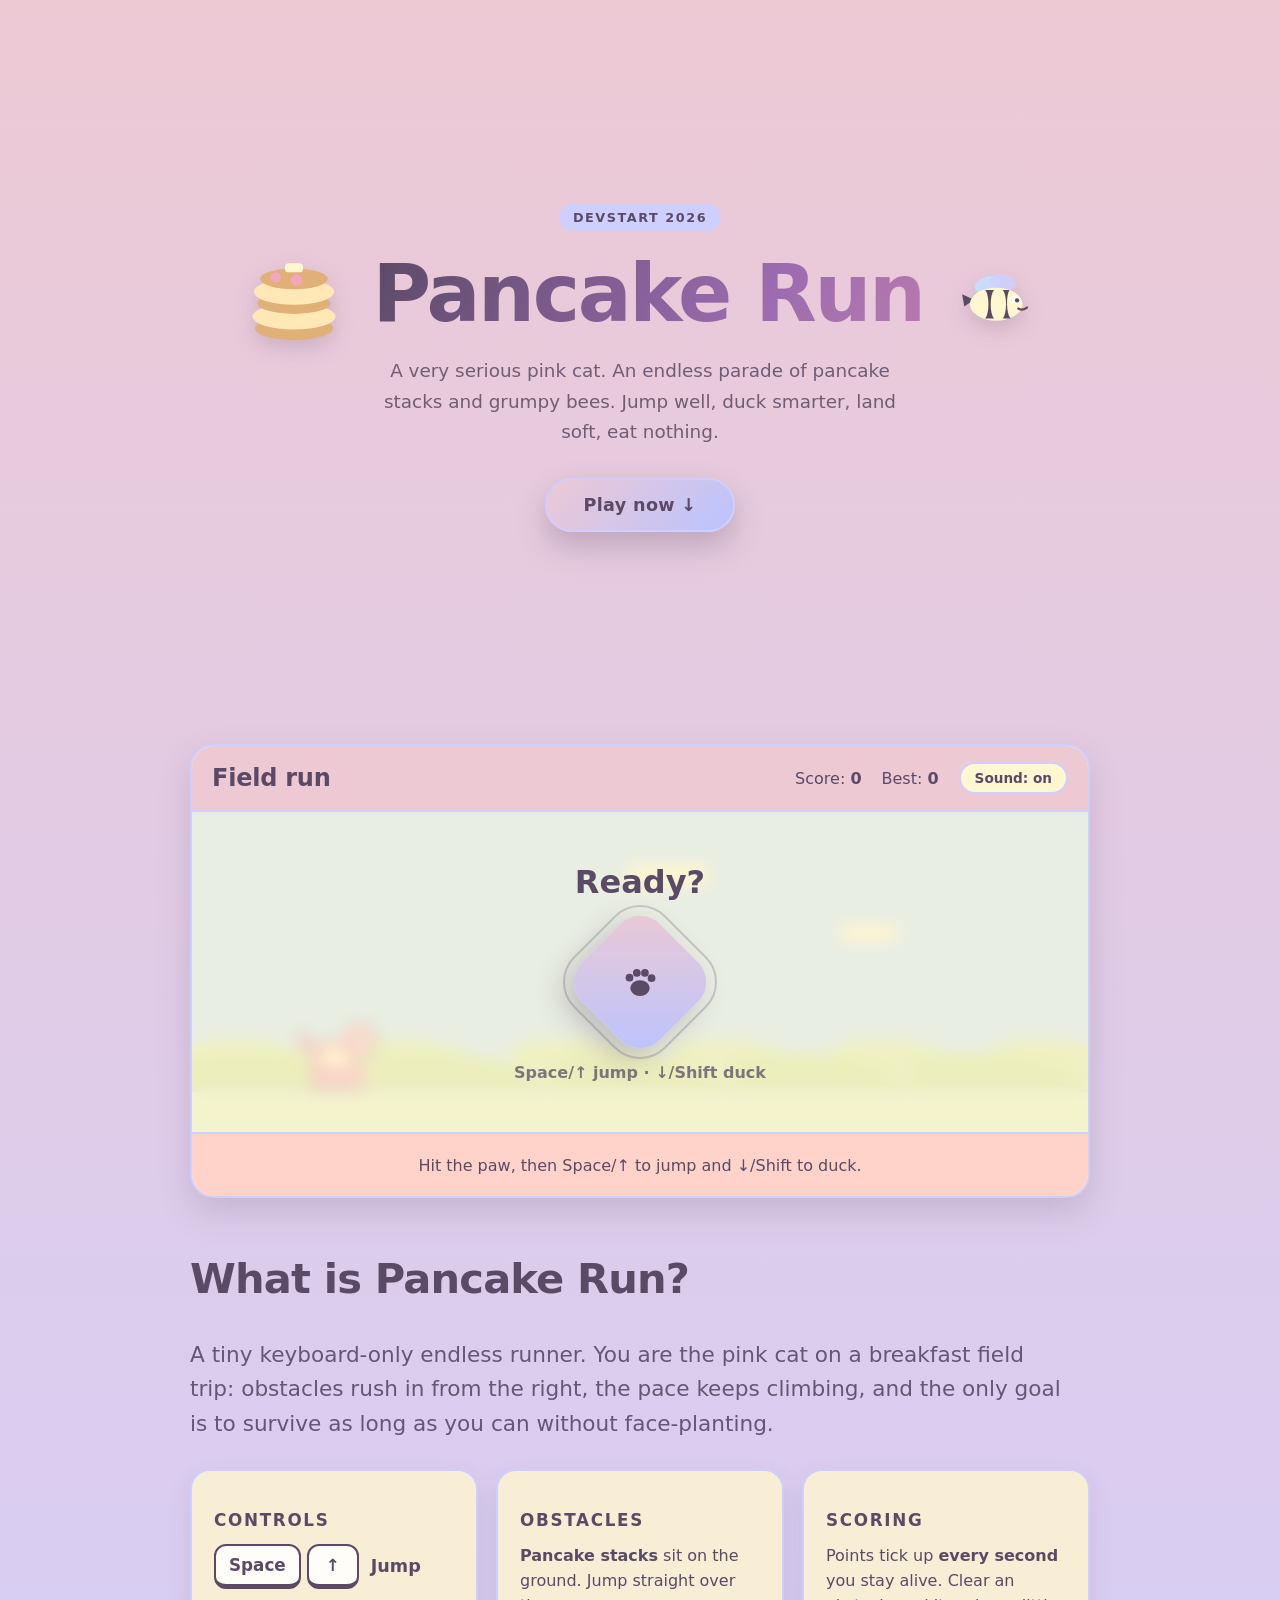
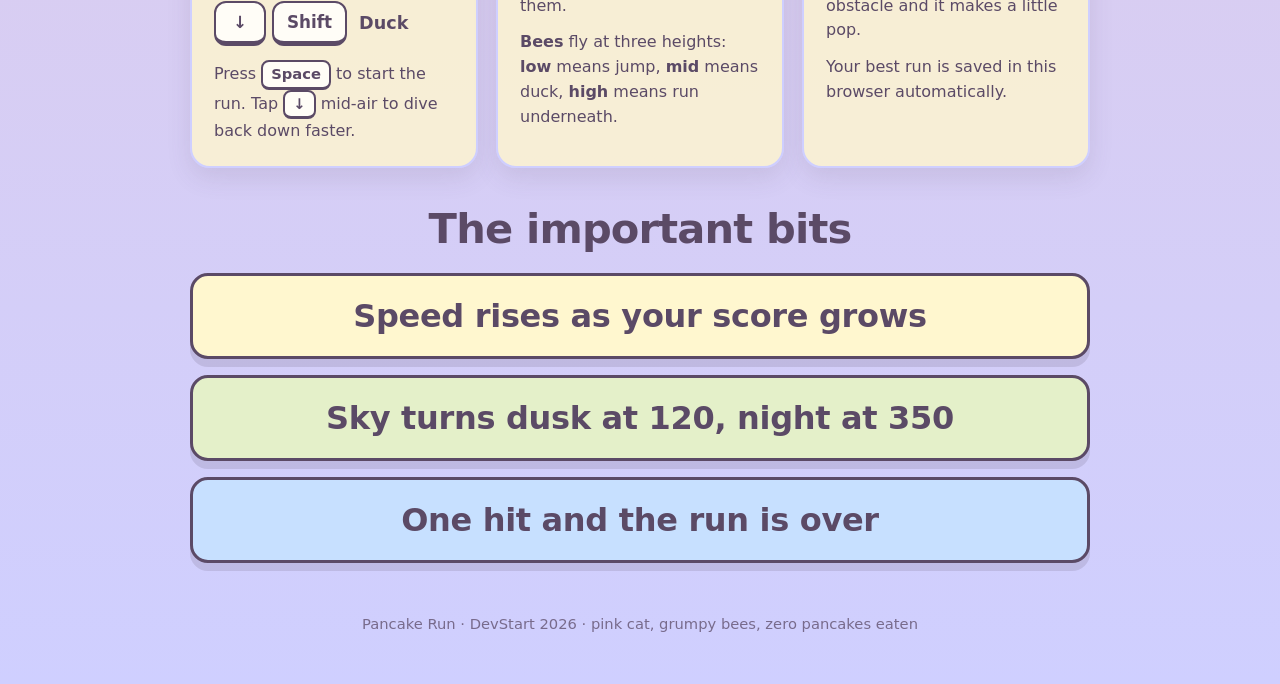
<file: Case-File-01-Dino-Detective/Pancake Run/index.html>
<!doctype html>
<html lang="en">
  <head>
    <meta charset="UTF-8" />
    <meta name="viewport" content="width=device-width, initial-scale=1" />
    <title>Pancake Run</title>
    <link rel="stylesheet" href="styles.css" />
    <script src="app.js" defer></script>
  </head>
  <body>
    <main>
      <section class="hero">
        <p class="session-label">DevStart 2026</p>

        <div class="hero-title-row">
          <svg class="hero-decor" viewBox="0 0 80 64" aria-hidden="true" focusable="false">
            <ellipse cx="40" cy="54" rx="30" ry="9" fill="#e0b076" />
            <ellipse cx="40" cy="45" rx="32" ry="10" fill="#ffe8b5" />
            <ellipse cx="40" cy="35" rx="28" ry="8" fill="#e0b076" />
            <ellipse cx="40" cy="26" rx="31" ry="10" fill="#ffe8b5" />
            <ellipse cx="40" cy="16" rx="26" ry="8" fill="#e0b076" />
            <circle cx="26" cy="15" r="4" fill="#f2a7be" />
            <circle cx="42" cy="17" r="4.5" fill="#f2a7be" />
            <rect x="33" y="4" width="14" height="7" rx="3" fill="#fff7cf" />
          </svg>

          <h1>Pancake Run</h1>

          <svg class="hero-decor hero-decor-bee" viewBox="0 0 80 56" aria-hidden="true" focusable="false">
            <ellipse cx="34" cy="14" rx="12" ry="7" fill="#c7e0ff" opacity="0.9" transform="rotate(-18 34 14)" />
            <ellipse cx="48" cy="12" rx="12" ry="7" fill="#cfcfff" opacity="0.9" transform="rotate(12 48 12)" />
            <path d="M22 28 L11 23 L13 34 Z" fill="#5b4a66" />
            <ellipse cx="42" cy="32" rx="24" ry="15" fill="#fff7cf" />
            <path d="M32 19 C36 24 36 40 32 45 L40 45 C36 40 36 24 40 19 Z" fill="#5b4a66" />
            <path d="M48 19 C52 24 52 40 48 45 L55 45 C51 40 51 24 54 19 Z" fill="#5b4a66" />
            <circle cx="60" cy="28" r="4" fill="#fffdf7" />
            <circle cx="61" cy="28.5" r="2" fill="#5b4a66" />
            <path d="M62 36 c3 1.5 6 1 8 -1" stroke="#5b4a66" stroke-width="2" stroke-linecap="round" fill="none" />
          </svg>
        </div>

        <p class="hero-copy">
          A very serious pink cat. An endless parade of pancake stacks and
          grumpy bees. Jump well, duck smarter, land soft, eat nothing.
        </p>

        <a class="hero-cta" href="#game">Play now ↓</a>
      </section>

      <section class="game-section" id="game">
        <div class="game-card" aria-labelledby="game-title">
          <div class="scoreboard">
            <h2 id="game-title">Field run</h2>
            <div class="scores">
              <p>Score: <strong id="score">0</strong></p>
              <p>Best: <strong id="best">0</strong></p>
              <button class="mute-button" id="mute-button" type="button" aria-pressed="false">
                Sound: on
              </button>
            </div>
          </div>

          <div
            class="game-stage"
            id="game-stage"
            tabindex="0"
            aria-label="Cat runner game. Press Space or the up arrow to jump, Down or Shift to duck."
          >
            <div class="cloud cloud-one" aria-hidden="true"></div>
            <div class="cloud cloud-two" aria-hidden="true"></div>
            <div class="stars" aria-hidden="true"></div>
            <div class="hills" aria-hidden="true">
              <div class="hills-far"></div>
              <div class="hills-near"></div>
            </div>

            <div class="cat" id="cat" aria-label="Pink cat">
              <svg viewBox="0 0 110 90" aria-hidden="true" focusable="false">
                <g class="cat-art">
                  <path
                    class="cat-tail"
                    d="M30 48 C14 46 6 32 10 16 C18 28 26 32 36 36 Z"
                    fill="#e89ab3"
                  />
                  <g class="legs legs-a">
                    <path d="M34 60 H45 a7 7 0 0 1 7 7 V83 a5 5 0 0 1 -5 5 H29 a5 5 0 0 1 -5 -5 V67 a7 7 0 0 1 7 -7 Z" fill="#e89ab3" />
                    <path d="M62 60 H73 a7 7 0 0 1 7 7 V83 a5 5 0 0 1 -5 5 H57 a5 5 0 0 1 -5 -5 V67 a7 7 0 0 1 7 -7 Z" fill="#ef9fba" />
                  </g>
                  <ellipse cx="50" cy="50" rx="27" ry="19" fill="#f2a7be" />
                  <ellipse cx="52" cy="54" rx="16" ry="12" fill="#fff7cf" />
                  <g class="legs legs-b">
                    <path d="M45 60 H56 a7 7 0 0 1 7 7 V83 a5 5 0 0 1 -5 5 H40 a5 5 0 0 1 -5 -5 V67 a7 7 0 0 1 7 -7 Z" fill="#ef9fba" />
                    <path d="M71 60 H82 a7 7 0 0 1 7 7 V83 a5 5 0 0 1 -5 5 H66 a5 5 0 0 1 -5 -5 V67 a7 7 0 0 1 7 -7 Z" fill="#f2a7be" />
                  </g>
                  <circle cx="82" cy="34" r="19" fill="#f2a7be" />
                  <path d="M70 22 L67 7 L81 15 Z" fill="#f2a7be" />
                  <path d="M94 21 L99 7 L86 15 Z" fill="#f2a7be" />
                  <path d="M72 19 L70.5 12 L77 15.5 Z" fill="#e08faa" />
                  <path d="M92 18.5 L95.5 12 L88.5 15.5 Z" fill="#e08faa" />
                  <ellipse cx="90" cy="39" rx="8" ry="6" fill="#fffdf7" opacity="0.65" />
                  <circle cx="87" cy="30" r="4.5" fill="#fffdf7" />
                  <circle cx="88.5" cy="30.5" r="2.3" fill="#5b4a66" />
                  <ellipse cx="96" cy="35.5" rx="2.2" ry="1.8" fill="#e08faa" />
                  <path d="M93 41 c3 1.5 6 1.5 9 0" stroke="#5b4a66" stroke-width="2" stroke-linecap="round" fill="none" />
                  <path d="M99 28 H107 M99 33 H107" stroke="#5b4a66" stroke-width="1.5" stroke-linecap="round" opacity="0.45" />
                </g>
              </svg>
            </div>

            <div class="ground" aria-hidden="true"></div>

            <div class="start-overlay" id="start-overlay">
              <p class="overlay-title" id="overlay-title">Ready?</p>
              <button class="start-button" id="start-button" type="button" aria-label="Start game">
                <svg class="paw-icon" viewBox="0 0 24 24" aria-hidden="true" focusable="false">
                  <ellipse cx="12" cy="15.5" rx="5.5" ry="4.5" fill="currentColor" />
                  <circle cx="6" cy="9.5" r="2.2" fill="currentColor" />
                  <circle cx="10.2" cy="6.8" r="2.2" fill="currentColor" />
                  <circle cx="14.8" cy="6.8" r="2.2" fill="currentColor" />
                  <circle cx="18.6" cy="9.8" r="2.2" fill="currentColor" />
                </svg>
              </button>
              <p class="overlay-hint">Space/↑ jump · ↓/Shift duck</p>
            </div>
          </div>

          <div class="controls">
            <p id="status" aria-live="polite">Hit the paw, then Space/↑ to jump and ↓/Shift to duck.</p>
          </div>
        </div>
      </section>

      <section class="howto" id="how-to-play">
        <div class="howto-intro">
          <h2>What is Pancake Run?</h2>
          <p class="lede">
            A tiny keyboard-only endless runner. You are the pink cat on a
            breakfast field trip: obstacles rush in from the right, the pace
            keeps climbing, and the only goal is to survive as long as you can
            without face-planting.
          </p>
        </div>

        <div class="howto-grid">
          <article class="howto-card">
            <h3>Controls</h3>
            <ul class="key-list">
              <li>
                <span class="keys"><kbd>Space</kbd><kbd>↑</kbd></span>
                <strong>Jump</strong>
              </li>
              <li>
                <span class="keys"><kbd>↓</kbd><kbd>Shift</kbd></span>
                <strong>Duck</strong>
              </li>
            </ul>
            <p>
              Press <kbd>Space</kbd> to start the run. Tap <kbd>↓</kbd> mid-air
              to dive back down faster.
            </p>
          </article>

          <article class="howto-card">
            <h3>Obstacles</h3>
            <p><strong>Pancake stacks</strong> sit on the ground. Jump straight over them.</p>
            <p>
              <strong>Bees</strong> fly at three heights:
              <strong>low</strong> means jump,
              <strong>mid</strong> means duck,
              <strong>high</strong> means run underneath.
            </p>
          </article>

          <article class="howto-card">
            <h3>Scoring</h3>
            <p>Points tick up <strong>every second</strong> you stay alive. Clear an obstacle and it makes a little pop.</p>
            <p>Your best run is saved in this browser automatically.</p>
          </article>
        </div>

        <div class="notes">
          <h2>The important bits</h2>
          <p class="note">Speed rises as your score grows</p>
          <p class="note">Sky turns dusk at 120, night at 350</p>
          <p class="note">One hit and the run is over</p>
        </div>
      </section>
    </main>

    <footer class="site-footer">
      <p>Pancake Run · DevStart 2026 · pink cat, grumpy bees, zero pancakes eaten</p>
    </footer>
  </body>
</html>
</file>
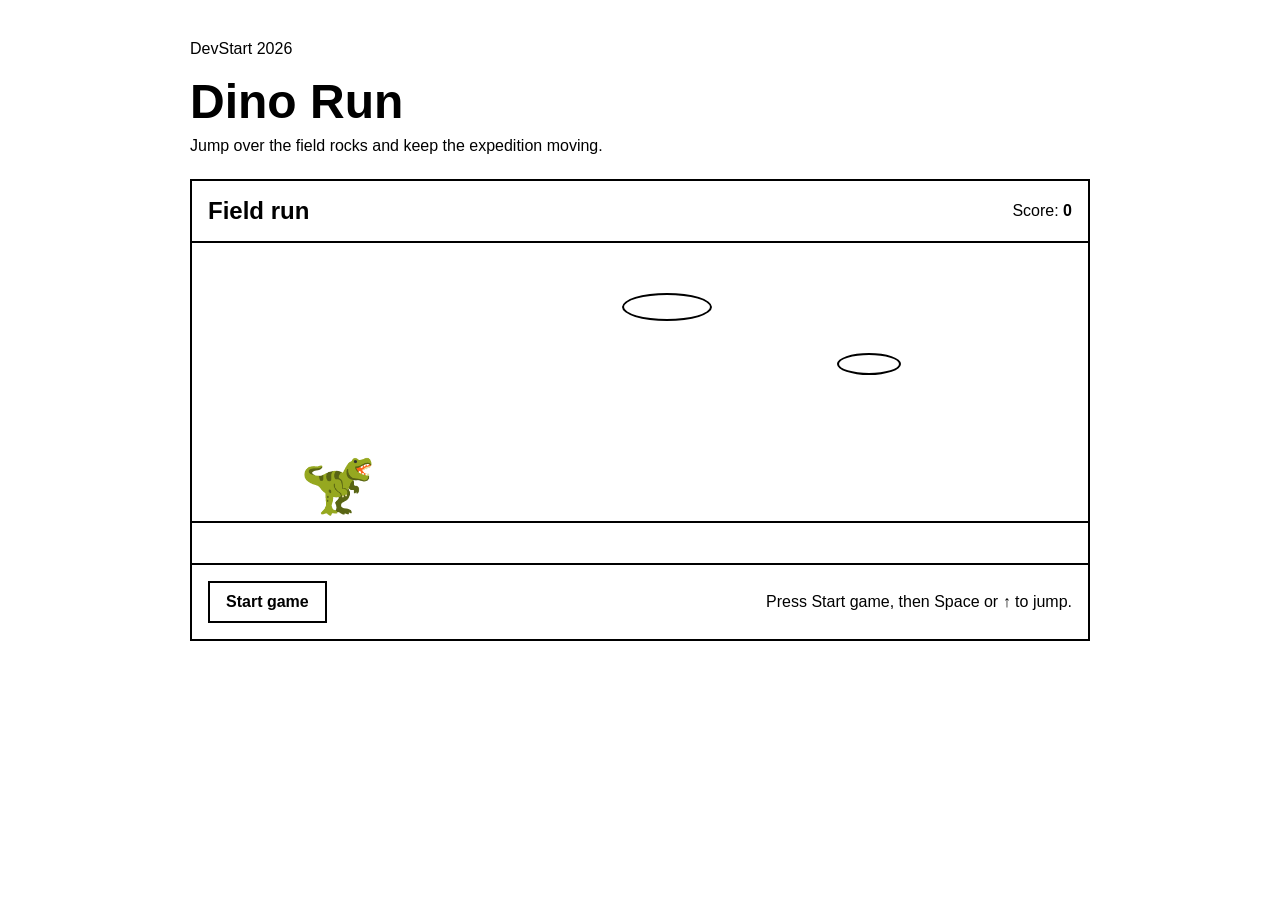
<file: Case-File-01-Dino-Detective/starter-code/index.html>
<!doctype html>
<html lang="en">
  <head>
    <meta charset="UTF-8" />
    <meta name="viewport" content="width=device-width, initial-scale=1" />
    <title>Dino Run</title>
    <link rel="stylesheet" href="styles.css" />
    <script src="app.js" defer></script>
  </head>
  <body>
    <main class="page-shell">
      <header class="intro">
        <p class="session-label">DevStart 2026</p>
        <h1>Dino Run</h1>
        <p>Jump over the field rocks and keep the expedition moving.</p>
      </header>

      <section class="game-card" aria-labelledby="game-title">
        <div class="scoreboard">
          <h2 id="game-title">Field run</h2>
          <p>Score: <strong id="score">0</strong></p>
        </div>

        <div
          class="game-stage"
          id="game-stage"
          tabindex="0"
          aria-label="Dinosaur runner game. Press Space or the up arrow to jump."
        >
          <div class="cloud cloud-one" aria-hidden="true"></div>
          <div class="cloud cloud-two" aria-hidden="true"></div>
          <div class="dino" id="dino" aria-label="Dinosaur">🦖</div>
          <div class="obstacle" id="obstacle" aria-label="Rock">🪨</div>
          <div class="ground" aria-hidden="true"></div>
        </div>

        <div class="controls">
          <button id="start-button" type="button">Start game</button>
          <p id="status" aria-live="polite">Press Start game, then Space or ↑ to jump.</p>
        </div>
      </section>
    </main>
  </body>
</html>
</file>
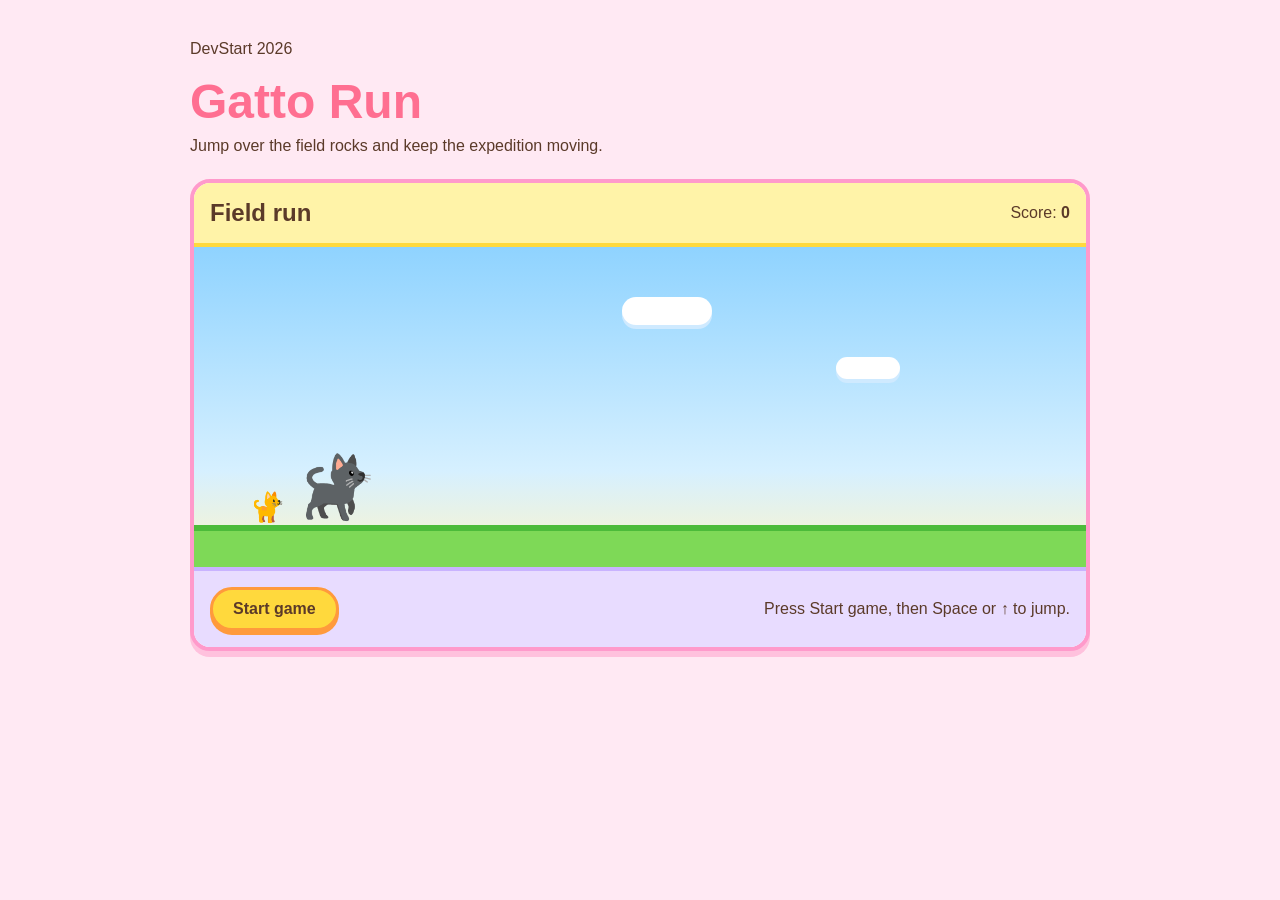
<file: Case-File-01-Dino-Detective/activity/Gatto Run/index.html>
<!doctype html>
<html lang="en">
  <head>
    <meta charset="UTF-8" />
    <meta name="viewport" content="width=device-width, initial-scale=1" />
    <title>Gatto Run</title>
    <link rel="stylesheet" href="styles.css" />
    <script src="app.js" defer></script>
  </head>
  <body>
    <main class="page-shell">
      <header class="intro">
        <p class="session-label">DevStart 2026</p>
        <h1>Gatto Run</h1>
        <p>Jump over the field rocks and keep the expedition moving.</p>
      </header>

      <section class="game-card" aria-labelledby="game-title">
        <div class="scoreboard">
          <h2 id="game-title">Field run</h2>
          <p>Score: <strong id="score">0</strong></p>
        </div>

        <div
          class="game-stage"
          id="game-stage"
          tabindex="0"
          aria-label="Gatto runner game. Press Space or the up arrow to jump."
        >
          <div class="cloud cloud-one" aria-hidden="true"></div>
          <div class="cloud cloud-two" aria-hidden="true"></div>
          <div class="dino" id="dino" aria-label="Cat">🐈‍⬛</div>
          <div class="kitten" id="kitten" aria-label="kitten">🐈</div>
          <div class="obstacle" id="obstacle" aria-label="Rock">🪨</div>
          <div class="obstacle2" id="obstacle2" aria-label="Tree">🌴</div>
          <div class="ground" aria-hidden="true"></div>
        </div>

        <div class="controls">
          <button id="start-button" type="button">Start game</button>
          <p id="status" aria-live="polite">Press Start game, then Space or ↑ to jump.</p>
        </div>
      </section>
    </main>
  </body>
</html>
</file>
<file: Case-File-01-Dino-Detective/Pancake Run/styles.css>
* {
  box-sizing: border-box;
}

html {
  scroll-behavior: smooth;
}

:root {
  --pink: #edc9d4;
  --peach: #ffd3c9;
  --cream: #fff7cf;
  --green: #e4f0c9;
  --blue: #c7e0ff;
  --lilac: #cfcfff;
  --peri: #bac3ff;
  --plum: #5b4a66;
}

body {
  margin: 0;
  color: var(--plum);
  background: linear-gradient(180deg, var(--pink), var(--lilac));
  font-family: "Segoe UI", ui-rounded, system-ui, sans-serif;
  min-height: 100vh;
}

.session-label,
h1,
h2,
p {
  margin-top: 0;
}

.hero,
.game-section,
.howto,
.site-footer {
  width: min(900px, calc(100% - 32px));
  margin: 0 auto;
}

.hero {
  min-height: 80vh;
  display: flex;
  flex-direction: column;
  align-items: center;
  justify-content: center;
  text-align: center;
  padding: 56px 8px 40px;
}

.session-label {
  display: inline-block;
  margin-bottom: 16px;
  padding: 6px 14px;
  border-radius: 999px;
  background: var(--lilac);
  font-size: 0.8rem;
  font-weight: 700;
  letter-spacing: 0.12em;
  text-transform: uppercase;
}

.hero-title-row {
  display: flex;
  align-items: center;
  justify-content: center;
  gap: clamp(10px, 2.5vw, 26px);
  margin-bottom: 4px;
}

h1 {
  margin-bottom: 12px;
  font-size: clamp(2.8rem, 8vw, 5rem);
  letter-spacing: -0.03em;
  background: linear-gradient(
    120deg,
    var(--plum) 0%,
    #9c6bb0 25%,
    #e08faa 50%,
    #9c6bb0 75%,
    var(--plum) 100%
  );
  background-size: 300% 100%;
  -webkit-background-clip: text;
  background-clip: text;
  color: transparent;
  animation: title-gradient 5.5s ease-in-out infinite;
}

@keyframes title-gradient {
  0%,
  100% {
    background-position: 0% 50%;
  }

  50% {
    background-position: 100% 50%;
  }
}

.hero-decor {
  width: clamp(56px, 9vw, 104px);
  animation: hero-bob 3.2s ease-in-out infinite;
  filter: drop-shadow(0 8px 10px rgba(91, 74, 102, 0.2));
}

.hero-decor-bee {
  width: clamp(50px, 8vw, 88px);
  animation-duration: 2.4s;
  animation-direction: reverse;
}

@keyframes hero-bob {
  0%,
  100% {
    transform: translateY(0) rotate(-4deg);
  }

  50% {
    transform: translateY(-12px) rotate(5deg);
  }
}

.hero-copy {
  max-width: 46ch;
  margin-bottom: 0;
  font-size: 1.15rem;
  line-height: 1.65;
  opacity: 0.85;
}

.hero-cta {
  display: inline-block;
  margin-top: 30px;
  padding: 15px 36px;
  border: 2px solid var(--lilac);
  border-radius: 999px;
  background: linear-gradient(135deg, var(--pink), var(--peri));
  color: var(--plum);
  font-size: 1.1rem;
  font-weight: 800;
  letter-spacing: 0.02em;
  text-decoration: none;
  box-shadow: 0 14px 30px rgba(91, 74, 102, 0.28);
  transition: scale 160ms ease, background 200ms ease;
}

.hero-cta:hover {
  scale: 1.06;
  background: linear-gradient(135deg, var(--peach), var(--lilac));
}

.hero-cta:focus-visible {
  outline: 3px solid var(--plum);
  outline-offset: 3px;
}

.game-section {
  padding: 24px 0 56px;
  scroll-margin-top: 16px;
}

.game-card {
  border: 2px solid var(--lilac);
  border-radius: 24px;
  background: var(--cream);
  box-shadow: 0 14px 34px rgba(91, 74, 102, 0.18);
  overflow: hidden;
}

.scoreboard,
.controls {
  display: flex;
  align-items: center;
  justify-content: space-between;
  gap: 16px;
  padding: 16px 20px;
}

.scoreboard {
  border-bottom: 2px solid var(--lilac);
  background: var(--pink);
}

.scoreboard h2,
.scoreboard p,
.controls p {
  margin-bottom: 0;
}

.scoreboard h2 {
  letter-spacing: -0.01em;
}

.scores {
  display: flex;
  align-items: center;
  gap: 20px;
}

.mute-button {
  border: 2px solid var(--lilac);
  border-radius: 999px;
  padding: 6px 14px;
  color: var(--plum);
  background: var(--cream);
  font: inherit;
  font-size: 0.85rem;
  font-weight: 700;
  cursor: pointer;
  transition: background 160ms ease;
}

.mute-button:hover,
.mute-button[aria-pressed="true"] {
  background: var(--lilac);
}

.mute-button:focus-visible {
  outline: 3px solid var(--peri);
  outline-offset: 2px;
}

.game-stage {
  position: relative;
  height: 320px;
  overflow: hidden;
  background: linear-gradient(180deg, var(--blue) 0%, var(--blue) 70%, #d9ebff 100%);
  outline: none;
  transition: background 1.4s ease;
}

.game-stage.sky-dusk {
  background: linear-gradient(180deg, var(--lilac) 0%, var(--peach) 75%, #ffe6dc 100%);
}

.game-stage.sky-night {
  background: linear-gradient(180deg, #8f9ae0 0%, #b3a9dd 65%, #c9b4d8 100%);
}

.game-stage:focus-visible {
  outline: 3px dashed var(--peri);
  outline-offset: -8px;
}

.stars {
  position: absolute;
  inset: 0;
  z-index: 1;
  opacity: 0;
  pointer-events: none;
  transition: opacity 1.4s ease;
}

.stars::before {
  content: "";
  position: absolute;
  top: 14%;
  left: 8%;
  width: 3px;
  height: 3px;
  border-radius: 50%;
  background: #fffdf7;
  box-shadow:
    60px 80px 0 -1px #fffdf7,
    70px 30px 0 -0.5px #fffdf7,
    150px -10px 0 0 #fffdf7,
    180px 70px 0 -0.5px #fffdf7,
    230px 45px 0 -1px #fffdf7,
    320px 5px 0 -0.5px #fffdf7,
    400px 55px 0 0 #fffdf7,
    440px 90px 0 -1px #fffdf7,
    490px 15px 0 -1px #fffdf7,
    560px 40px 0 -0.5px #fffdf7,
    650px 0 0 0 #fffdf7,
    720px 50px 0 -1px #fffdf7;
  animation: twinkle 3s ease-in-out infinite alternate;
}

.game-stage.sky-night .stars {
  opacity: 1;
}

@keyframes twinkle {
  from {
    opacity: 0.55;
  }

  to {
    opacity: 1;
  }
}

.hills {
  position: absolute;
  right: 0;
  bottom: 42px;
  left: 0;
  z-index: 1;
  height: 64px;
  overflow: hidden;
}

.hills-far,
.hills-near {
  position: absolute;
  inset: 0;
}

.hills-far {
  background: radial-gradient(ellipse 95px 52px at 48px 100%, #d8e8b0 97%, transparent 100%) 0 0 / 160px 100% repeat-x;
}

.hills-near {
  background: radial-gradient(ellipse 115px 38px at 58px 100%, #cfe3a0 97%, transparent 100%) 0 0 / 180px 100% repeat-x;
}

.ground {
  position: absolute;
  right: 0;
  bottom: 0;
  left: 0;
  height: 42px;
  border-top: 2px solid var(--peri);
  background: var(--green);
}

.cloud {
  position: absolute;
  width: 90px;
  height: 28px;
  border: 2px solid var(--lilac);
  border-radius: 999px;
  background: var(--cream);
  opacity: 0.9;
}

.cloud-one {
  top: 50px;
  left: 48%;
  animation: floaty 5s ease-in-out infinite alternate;
}

.cloud-two {
  top: 110px;
  left: 72%;
  width: 64px;
  height: 22px;
  animation: floaty 7s ease-in-out infinite alternate-reverse;
}

@keyframes floaty {
  from {
    transform: translateY(0);
  }

  to {
    transform: translateY(10px);
  }
}

.cat,
.obstacle {
  position: absolute;
  z-index: 2;
  user-select: none;
  filter: drop-shadow(0 4px 6px rgba(91, 74, 102, 0.25));
}

.cat {
  left: 11%;
  bottom: 42px;
  width: 92px;
  height: 76px;
}

.cat svg,
.obstacle svg {
  display: block;
  width: 100%;
  height: 100%;
  overflow: visible;
}

.cat.running .cat-art {
  animation: cat-bob 0.26s steps(2, end) infinite;
}

.cat.running .cat-tail {
  transform-box: fill-box;
  transform-origin: 90% 80%;
  animation: tail-wag 0.26s steps(2, end) infinite;
}

.cat.running .legs-a {
  animation: legs-a 0.26s steps(2, end) infinite;
}

.cat.running .legs-b {
  animation: legs-b 0.26s steps(2, end) infinite;
}

@keyframes cat-bob {
  0% {
    transform: translateY(0);
  }

  50% {
    transform: translateY(-1.5px);
  }
}

@keyframes tail-wag {
  0% {
    transform: rotate(-5deg);
  }

  50% {
    transform: rotate(6deg);
  }
}

@keyframes legs-a {
  0% {
    transform: translateY(0);
  }

  50% {
    transform: translateY(-5px);
  }
}

@keyframes legs-b {
  0% {
    transform: translateY(-5px);
  }

  50% {
    transform: translateY(0);
  }
}

.cat.jumping .cat-art,
.cat.jumping .legs-a,
.cat.jumping .legs-b {
  animation: none;
}

.cat.jumping .legs-a,
.cat.jumping .legs-b {
  transform: translateY(-6px);
}

.cat.ducking {
  transform: scaleY(0.6);
  transform-origin: bottom center;
}

.cat.ducking .cat-art,
.cat.ducking .cat-tail,
.cat.ducking .legs-a,
.cat.ducking .legs-b {
  animation: none;
}

.cat.ducking .cat-tail {
  transform: rotate(16deg);
  transform-box: fill-box;
  transform-origin: 90% 80%;
}

.cat.ducking .legs-a,
.cat.ducking .legs-b {
  transform: translateY(-3px);
}

.cat.crashed {
  transform: rotate(78deg) translateY(4px);
  transform-origin: 50% 80%;
}

.cat.crashed .cat-art,
.cat.crashed .cat-tail,
.cat.crashed .legs-a,
.cat.crashed .legs-b {
  animation: none;
}

.paw {
  position: absolute;
  z-index: 1;
  width: 9px;
  height: 9px;
  border-radius: 60% 40% 55% 45%;
  background: rgba(91, 74, 102, 0.35);
  pointer-events: none;
  animation: paw-fade 0.65s ease forwards;
}

@keyframes paw-fade {
  to {
    opacity: 0;
    transform: translateY(2px) scale(0.6);
  }
}

.obstacle {
  left: 0;
  will-change: transform;
}

.bee-wing {
  transform-box: fill-box;
  transform-origin: 50% 100%;
  animation: flap 0.1s steps(2, end) infinite;
}

@keyframes flap {
  0% {
    transform: scaleY(1);
  }

  50% {
    transform: scaleY(0.5);
  }
}

.start-overlay {
  position: absolute;
  inset: 0;
  z-index: 5;
  display: flex;
  flex-direction: column;
  align-items: center;
  justify-content: center;
  gap: 26px;
  background: rgba(255, 247, 207, 0.6);
  backdrop-filter: blur(7px);
  transition: opacity 0.25s ease, visibility 0.25s ease;
}

.start-overlay.is-hidden {
  opacity: 0;
  visibility: hidden;
  pointer-events: none;
}

.overlay-title {
  margin: 0;
  font-size: 2rem;
  font-weight: 800;
  animation: title-bob 2.4s ease-in-out infinite;
}

@keyframes title-bob {
  0%,
  100% {
    transform: translateY(0);
  }

  50% {
    transform: translateY(-5px);
  }
}

.overlay-hint {
  margin: 0;
  font-weight: 600;
  opacity: 0.75;
}

.start-button {
  position: relative;
  display: flex;
  align-items: center;
  justify-content: center;
  width: 110px;
  height: 110px;
  border: none;
  border-radius: 28px;
  background: linear-gradient(135deg, var(--pink), var(--peri));
  color: var(--plum);
  cursor: pointer;
  transform: rotate(45deg);
  box-shadow: 0 14px 30px rgba(91, 74, 102, 0.3);
  transition: scale 160ms ease, background 200ms ease;
}

.start-button::before {
  content: "";
  position: absolute;
  inset: -10px;
  border: 2px solid rgba(91, 74, 102, 0.25);
  border-radius: 36px;
  pointer-events: none;
  animation: ring-pulse 2.2s ease-in-out infinite;
}

@keyframes ring-pulse {
  0%,
  100% {
    transform: scale(1);
    opacity: 0.6;
  }

  50% {
    transform: scale(1.08);
    opacity: 0.2;
  }
}

.start-button .paw-icon {
  width: 42px;
  height: 42px;
  transform: rotate(-45deg);
}

.start-button:hover {
  scale: 1.1;
  background: linear-gradient(135deg, var(--peach), var(--lilac));
}

.start-button:active {
  scale: 0.96;
}

.start-button:focus-visible {
  outline: 3px solid var(--plum);
  outline-offset: 6px;
}

.controls {
  min-height: 64px;
  border-top: 2px solid var(--lilac);
  background: var(--peach);
  justify-content: center;
  text-align: center;
}

.howto {
  padding-bottom: 32px;
}

.howto h2 {
  font-size: clamp(1.8rem, 4vw, 2.6rem);
  letter-spacing: -0.02em;
}

.howto-intro {
  margin-bottom: 28px;
}

.lede {
  max-width: 64ch;
  margin-bottom: 0;
  font-size: clamp(1.1rem, 2.4vw, 1.35rem);
  line-height: 1.6;
  opacity: 0.9;
}

.howto-grid {
  display: grid;
  grid-template-columns: repeat(auto-fit, minmax(240px, 1fr));
  gap: 18px;
  margin-bottom: 36px;
}

.howto-card {
  padding: 22px;
  border: 2px solid var(--lilac);
  border-radius: 20px;
  background: rgba(255, 247, 207, 0.8);
  box-shadow: 0 10px 24px rgba(91, 74, 102, 0.12);
}

.howto-card h3 {
  margin-bottom: 14px;
  font-size: 1.05rem;
  letter-spacing: 0.1em;
  text-transform: uppercase;
}

.howto-card p {
  margin-bottom: 12px;
  line-height: 1.55;
}

.howto-card p:last-child {
  margin-bottom: 0;
}

.key-list {
  margin: 0 0 14px;
  padding: 0;
  list-style: none;
  display: grid;
  gap: 12px;
}

.key-list li {
  display: flex;
  align-items: center;
  gap: 12px;
  font-size: 1.1rem;
}

.keys {
  display: inline-flex;
  gap: 6px;
}

kbd {
  display: inline-block;
  min-width: 52px;
  padding: 9px 13px;
  border: 2px solid var(--plum);
  border-bottom-width: 5px;
  border-radius: 12px;
  background: #fffdf7;
  font: inherit;
  font-size: 1.05rem;
  font-weight: 800;
  text-align: center;
}

.howto-card p kbd {
  min-width: 0;
  padding: 2px 8px;
  border-bottom-width: 3px;
  border-radius: 8px;
  font-size: 0.92em;
  line-height: 1.4;
}

.notes {
  display: grid;
  gap: 16px;
}

.notes h2 {
  margin-bottom: 4px;
  text-align: center;
}

.note {
  margin-bottom: 0;
  padding: 20px 24px;
  border: 3px solid var(--plum);
  border-radius: 18px;
  background: var(--cream);
  font-size: clamp(1.35rem, 3.4vw, 2rem);
  font-weight: 800;
  line-height: 1.25;
  text-align: center;
  letter-spacing: -0.01em;
  box-shadow: 0 8px 0 rgba(91, 74, 102, 0.16);
}

.note:nth-child(3) {
  background: var(--green);
}

.note:nth-child(4) {
  background: var(--blue);
}

.site-footer {
  padding: 20px 0 52px;
  text-align: center;
  font-size: 0.92rem;
  opacity: 0.75;
}

.site-footer p {
  margin-bottom: 0;
}

@media (max-width: 620px) {
  .hero-decor {
    display: none;
  }

  .scoreboard {
    align-items: flex-start;
    flex-direction: column;
  }

  .scores {
    gap: 12px;
    flex-wrap: wrap;
  }

  .game-stage {
    height: 260px;
  }

  .start-button {
    width: 96px;
    height: 96px;
    border-radius: 22px;
  }

  .start-button .paw-icon {
    width: 36px;
    height: 36px;
  }

  .overlay-title {
    font-size: 1.5rem;
  }

  .note {
    padding: 16px 18px;
  }
}
</file>
<file: Case-File-01-Dino-Detective/starter-code/styles.css>
/* Use border-box so width and height include padding and borders. */
* {
  box-sizing: border-box;
}

body {
  margin: 0;
  color: #000;
  background: #fff;
  font-family: Arial, sans-serif;
}

/* Keep the page centred and stop it from becoming too wide. */
.page-shell {
  width: min(900px, calc(100% - 32px));
  margin: 0 auto;
  padding: 40px 0;
}

.intro {
  margin-bottom: 24px;
}

.session-label,
h1,
h2,
p {
  margin-top: 0;
}

h1 {
  margin-bottom: 8px;
  font-size: 3rem;
}

/* The outer border shows the size of the complete game. */
.game-card {
  border: 2px solid #000;
}

/* Flexbox places the title on the left and score on the right. */
.scoreboard,
.controls {
  display: flex;
  align-items: center;
  justify-content: space-between;
  gap: 16px;
  padding: 16px;
}

.scoreboard {
  border-bottom: 2px solid #000;
}

.scoreboard h2,
.scoreboard p,
.controls p {
  margin-bottom: 0;
}

/* Relative positioning makes this the reference box for the game objects. */
.game-stage {
  position: relative;
  height: 320px;
  overflow: hidden;
  background: #fff;
  outline: none;
}

.game-stage:focus-visible {
  outline: 3px dashed #000;
  outline-offset: -6px;
}

/* Absolute positioning attaches the ground to the bottom of the stage. */
.ground {
  position: absolute;
  right: 0;
  bottom: 0;
  left: 0;
  height: 42px;
  border-top: 2px solid #000;
}

.dino,
.obstacle {
  position: absolute;
  z-index: 2;
  display: grid;
  place-items: center;
  user-select: none;
}

/* The dinosaur stays near the left and sits above the 42px ground. */
.dino {
  left: 12%;
  bottom: 42px;
  width: 76px;
  height: 76px;
  font-size: 3.8rem;
  transform: scaleX(-1);
}

/* JavaScript changes left while bottom keeps the obstacle on the ground. */
.obstacle {
  bottom: 42px;
  left: calc(100% + 60px);
  width: 56px;
  height: 56px;
  font-size: 3rem;
}

/* The clouds are simple examples of absolute top and left positions. */
.cloud {
  position: absolute;
  width: 90px;
  height: 28px;
  border: 2px solid #000;
  border-radius: 50%;
  background: #fff;
}

.cloud-one {
  top: 50px;
  left: 48%;
}

.cloud-two {
  top: 110px;
  left: 72%;
  width: 64px;
  height: 22px;
}

.controls {
  min-height: 76px;
  border-top: 2px solid #000;
}

button {
  flex: 0 0 auto;
  border: 2px solid #000;
  padding: 10px 16px;
  color: #000;
  background: #fff;
  font: inherit;
  font-weight: bold;
  cursor: pointer;
}

button:hover,
button:focus-visible {
  color: #fff;
  background: #000;
}

button:focus-visible {
  outline: 3px solid #000;
  outline-offset: 3px;
}

/* Stack the controls when there is not enough horizontal space. */
@media (max-width: 620px) {
  .scoreboard,
  .controls {
    align-items: flex-start;
    flex-direction: column;
  }

  .game-stage {
    height: 260px;
  }
}
</file>
<file: Case-File-01-Dino-Detective/activity/Gatto Run/styles.css>
* {
  box-sizing: border-box;
}
 
body {
  margin: 0;
  color: #5b3a29;
  background: #ffe9f3;
  font-family: "Trebuchet MS", Arial, sans-serif;
}
 
/* keep the page in the middle */
.page-shell {
  width: min(900px, calc(100% - 32px));
  margin: 0 auto;
  padding: 40px 0;
}
 
.intro {
  margin-bottom: 24px;
}
 
.session-label,
h1,
h2,
p {
  margin-top: 0;
}
 
h1 {
  margin-bottom: 8px;
  font-size: 3rem;
  color: #ff6f91;
}
 
/* the whole game box */
.game-card {
  border: 4px solid #ff9acb;
  border-radius: 20px;
  overflow: hidden;
  background: #fff;
  box-shadow: 0 6px 0 #ffc1dd;
}
 
/* title on the left, score on the right */
.scoreboard,
.controls {
  display: flex;
  align-items: center;
  justify-content: space-between;
  gap: 16px;
  padding: 16px;
}
 
.scoreboard {
  background: #fff3a8;
  border-bottom: 4px solid #ffd93d;
}
 
.scoreboard h2,
.scoreboard p,
.controls p {
  margin-bottom: 0;
}
 
/* sky background */
.game-stage {
  position: relative;
  height: 320px;
  overflow: hidden;
  background: linear-gradient(#8fd3ff, #d6f0ff 70%, #fff5c9);
  outline: none;
}
 
.game-stage:focus-visible {
  outline: 3px dashed #ff6f91;
  outline-offset: -6px;
}
 
/* grass ground */
.ground {
  position: absolute;
  right: 0;
  bottom: 0;
  left: 0;
  height: 42px;
  background: #7ed957;
  border-top: 6px solid #4cbb3a;
}
 
.dino,
.kitten,
.obstacle {
  position: absolute;
  z-index: 2;
  display: grid;
  place-items: center;
  user-select: none;
}

.obstacle2 {
  position: absolute;
  z-index: 2;
  display: grid;
  place-items: center;
  user-select: none;
}
 
/* the cat */
.dino {
  left: 12%;
  bottom: 42px;
  width: 76px;
  height: 76px;
  font-size: 3.8rem;
  transform: scaleX(-1);
}

.kitten {
  left: 4%;
  bottom: 42px;
  width: 76px;
  height: 36px;
  font-size: 1.8rem;
  transform: scaleX(-1);
}
 
/* JavaScript changes left, bottom keeps it on the ground */
.obstacle {
  bottom: 42px;
  left: calc(100% + 60px);
  width: 56px;
  height: 56px;
  font-size: 3rem;
}

.obstacle2 {
  bottom: 42px;
  left: calc(100% + 60px);
  width: 56px;
  height: 56px;
  font-size: 3rem;
}
 
/* fluffy white clouds */
.cloud {
  position: absolute;
  width: 90px;
  height: 28px;
  border-radius: 50px;
  background: #fff;
  box-shadow: 0 4px 0 #cfeaff;
}
 
.cloud-one {
  top: 50px;
  left: 48%;
}
 
.cloud-two {
  top: 110px;
  left: 72%;
  width: 64px;
  height: 22px;
}
 
.controls {
  min-height: 76px;
  background: #e8dcff;
  border-top: 4px solid #c9b3ff;
}
 
/* cute yellow button */
button {
  flex: 0 0 auto;
  border: 3px solid #ff9a3c;
  border-radius: 30px;
  padding: 10px 20px;
  color: #5b3a29;
  background: #ffd93d;
  font: inherit;
  font-weight: bold;
  cursor: pointer;
  box-shadow: 0 4px 0 #ff9a3c;
}
 
button:hover,
button:focus-visible {
  background: #ff9acb;
  border-color: #ff6f91;
  box-shadow: 0 4px 0 #ff6f91;
}
 
button:active {
  transform: translateY(3px);
  box-shadow: 0 1px 0 #ff6f91;
}
 
button:focus-visible {
  outline: 3px solid #5b3a29;
  outline-offset: 3px;
}
 
/* stack the controls on small screens */
@media (max-width: 620px) {
  .scoreboard,
  .controls {
    align-items: flex-start;
    flex-direction: column;
  }
 
  .game-stage {
    height: 260px;
  }
}
</file>
